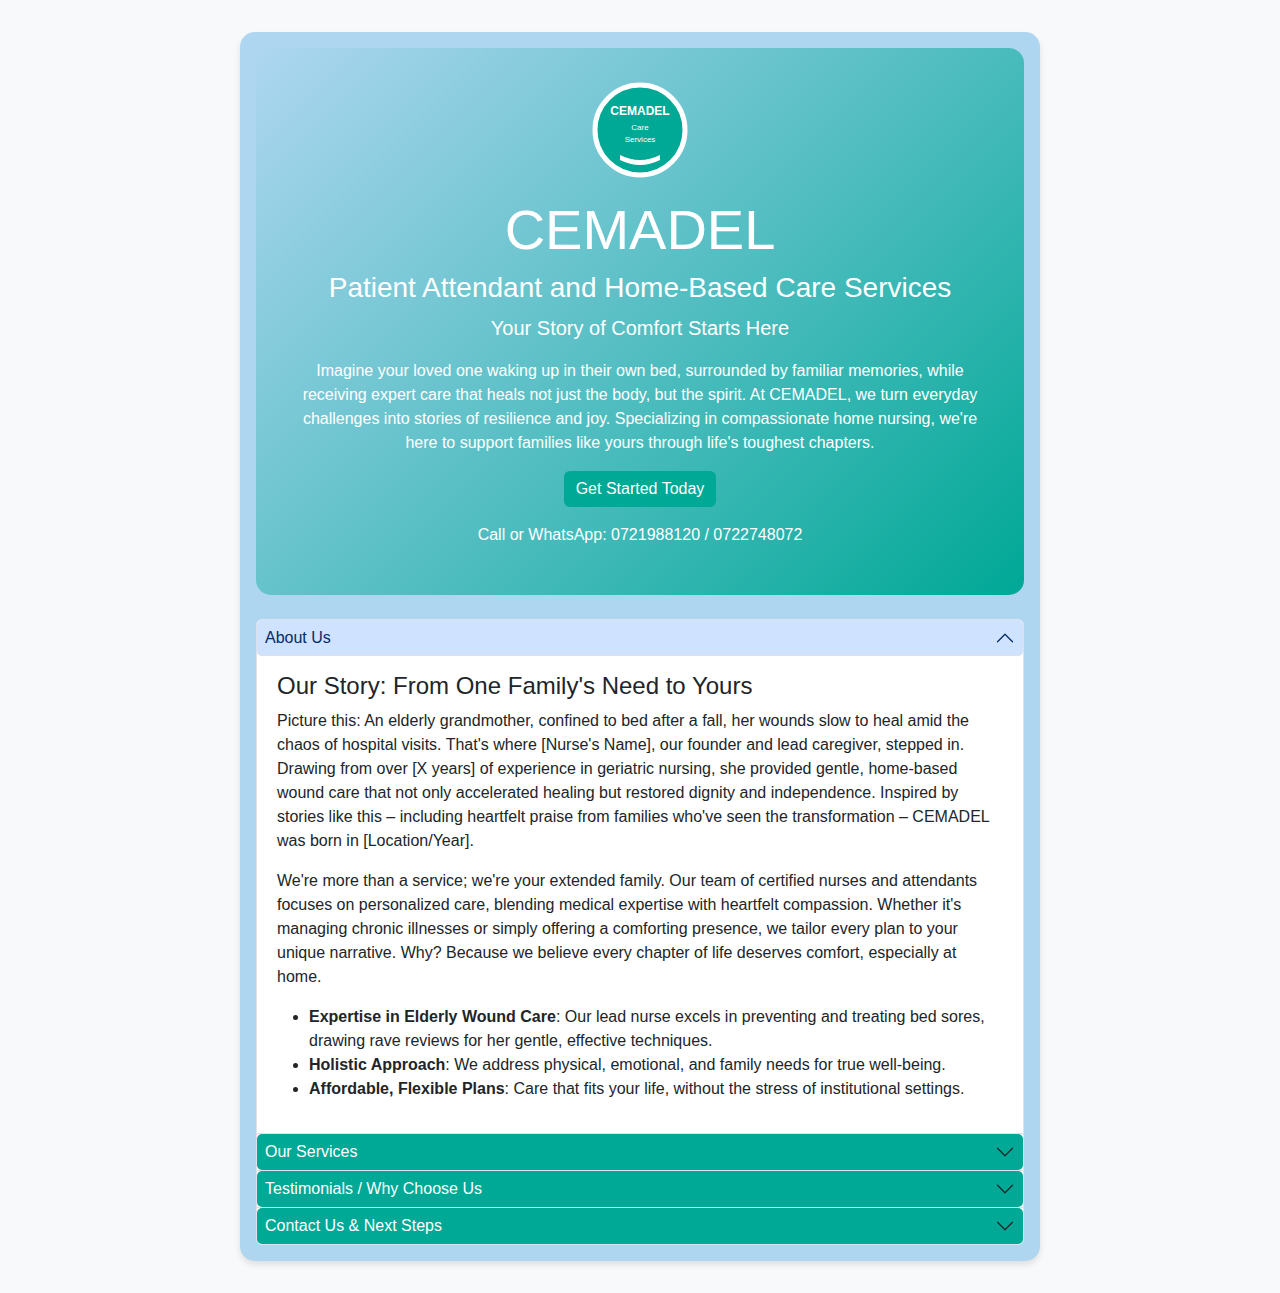
<file: index.html>
<!DOCTYPE html>
<html lang="en">
<head>
    <meta charset="UTF-8">
    <meta name="viewport" content="width=device-width, initial-scale=1.0">
    <title>CEMADEL Brochure Prototype</title>
    <link href="https://cdn.jsdelivr.net/npm/bootstrap@5.3.0/dist/css/bootstrap.min.css" rel="stylesheet">
    <link rel="stylesheet" href="styles.css">
</head>
<body>
    <div class="brochure-container">
        <!-- Front Cover -->
        <div class="text-center mb-4 hero-section">
            <img src="img/logo.svg" alt="CEMADEL Logo" class="mb-3" style="width: 100px; height: 100px;">
            <h1 class="display-4">CEMADEL</h1>
            <h3>Patient Attendant and Home-Based Care Services</h3>
            <p class="lead">Your Story of Comfort Starts Here</p>
            <p>Imagine your loved one waking up in their own bed, surrounded by familiar memories, while receiving expert care that heals not just the body, but the spirit. At CEMADEL, we turn everyday challenges into stories of resilience and joy. Specializing in compassionate home nursing, we're here to support families like yours through life's toughest chapters.</p>
            <button class="btn btn-primary btn-custom">Get Started Today</button>
            <p class="mt-3">Call or WhatsApp: 0721988120 / 0722748072</p>
        </div>

        <!-- About Us -->
        <div class="accordion" id="brochureAccordion">
            <div class="accordion-item">
                <h2 class="accordion-header" id="headingAbout">
                    <button class="accordion-button section-header" type="button" data-bs-toggle="collapse" data-bs-target="#collapseAbout">About Us</button>
                </h2>
                <div id="collapseAbout" class="accordion-collapse collapse show" aria-labelledby="headingAbout">
                    <div class="accordion-body">
                        <h4>Our Story: From One Family's Need to Yours</h4>
                        <p>Picture this: An elderly grandmother, confined to bed after a fall, her wounds slow to heal amid the chaos of hospital visits. That's where [Nurse's Name], our founder and lead caregiver, stepped in. Drawing from over [X years] of experience in geriatric nursing, she provided gentle, home-based wound care that not only accelerated healing but restored dignity and independence. Inspired by stories like this – including heartfelt praise from families who've seen the transformation – CEMADEL was born in [Location/Year].</p>
                        <p>We're more than a service; we're your extended family. Our team of certified nurses and attendants focuses on personalized care, blending medical expertise with heartfelt compassion. Whether it's managing chronic illnesses or simply offering a comforting presence, we tailor every plan to your unique narrative. Why? Because we believe every chapter of life deserves comfort, especially at home.</p>
                        <ul>
                            <li><strong>Expertise in Elderly Wound Care</strong>: Our lead nurse excels in preventing and treating bed sores, drawing rave reviews for her gentle, effective techniques.</li>
                            <li><strong>Holistic Approach</strong>: We address physical, emotional, and family needs for true well-being.</li>
                            <li><strong>Affordable, Flexible Plans</strong>: Care that fits your life, without the stress of institutional settings.</li>
                        </ul>
                    </div>
                </div>
            </div>

            <!-- Services -->
            <div class="accordion-item">
                <h2 class="accordion-header" id="headingServices">
                    <button class="accordion-button section-header collapsed" type="button" data-bs-toggle="collapse" data-bs-target="#collapseServices">Our Services</button>
                </h2>
                <div id="collapseServices" class="accordion-collapse collapse" aria-labelledby="headingServices">
                    <div class="accordion-body">
                        <h4>Turning Challenges into Triumphs: Our Comprehensive Services</h4>
                        <p>Every family has a story – a loved one battling illness, needing support to thrive at home. At CEMADEL, our services are designed to rewrite those stories with hope and healing. Here's how we help:</p>
                        <table class="table table-bordered">
                            <thead>
                                <tr><th>Service</th><th>Your Story with CEMADEL</th><th>Key Benefits</th></tr>
                            </thead>
                            <tbody>
                                <tr><td><img src="img/care-icon.svg" alt="Care Icon" class="service-icon">Home-Based Nursing Care for All Ages (Male & Female)</td><td>Sarah's grandfather struggled with daily tasks after surgery. Our nurses stepped in with round-the-clock support, from medication reminders to mobility aid, all in the warmth of home.</td><td>Regain independence, reduce hospital stays, and enjoy personalized attention that adapts to your routine – perfect for young or old.</td></tr>
                                <tr><td><img src="img/care-icon.svg" alt="Care Icon" class="service-icon">Palliative Care (Comfort Care for Chronic/Terminal Illness)</td><td>When Michael's mother faced a terminal diagnosis, our team provided pain relief and emotional guidance, turning difficult days into moments of peace and connection.</td><td>Enhance quality of life, offer dignity in every moment, and support families with counseling to navigate grief together.</td></tr>
                                <tr><td><img src="img/care-icon.svg" alt="Care Icon" class="service-icon">Wound Management (Including Bed Sores)</td><td>Grandma's persistent bed sores were a source of pain until [Nurse's Name] applied her specialized techniques – cleaning, dressing, and educating the family on prevention. Within weeks, healing began, and smiles returned.</td><td>Accelerate recovery, prevent infections, and minimize discomfort – our nurse's expertise has transformed countless elderly lives, as families like yours attest.</td></tr>
                                <tr><td><img src="img/care-icon.svg" alt="Care Icon" class="service-icon">Diabetes Education & Management</td><td>Lisa worried about her father's fluctuating blood sugar. We educated the family on monitoring and diet, empowering them to manage it confidently at home.</td><td>Prevent complications, build self-reliance, and promote long-term health through simple, sustainable habits.</td></tr>
                                <tr><td><img src="img/care-icon.svg" alt="Care Icon" class="service-icon">Patient Escort Service (To Hospitals & Doctors Reviews)</td><td>For busy families like Raj's, we handled transport and appointment companionship, ensuring no detail was missed and follow-ups were seamless.</td><td>Ease the burden, ensure safe transitions, and provide peace of mind knowing your loved one is never alone.</td></tr>
                                <tr><td><img src="img/care-icon.svg" alt="Care Icon" class="service-icon">Post-Operative Care</td><td>After knee surgery, Tom's recovery at home was smooth with our monitoring and rehab support, avoiding the isolation of a facility.</td><td>Speed up healing, reduce risks, and focus on comfort in familiar surroundings.</td></tr>
                                <tr><td><img src="img/care-icon.svg" alt="Care Icon" class="service-icon">Elderly Companionship</td><td>Lonely afternoons turned joyful for Aunt Maria with our engaging attendants, sharing stories and light activities.</td><td>Combat isolation, boost mental health, and foster meaningful connections.</td></tr>
                                <tr><td><img src="img/care-icon.svg" alt="Care Icon" class="service-icon">Physiotherapy Assistance</td><td>We partnered with physiotherapists for in-home sessions, helping patients like young athlete Priya rebuild strength post-injury.</td><td>Improve mobility, prevent setbacks, and achieve goals without leaving home.</td></tr>
                                <tr><td><img src="img/care-icon.svg" alt="Care Icon" class="service-icon">Nutritional Guidance</td><td>Customized meal plans helped diabetic elder Mr. Khan stabilize his health, with easy recipes the whole family enjoyed.</td><td>Optimize wellness, support specific conditions, and make healthy eating a family story.</td></tr>
                                <tr><td><img src="img/care-icon.svg" alt="Care Icon" class="service-icon">Emergency Response Training for Families</td><td>We equipped families with quick-response skills, turning potential crises into managed moments of calm.</td><td>Empower caregivers, enhance safety, and build confidence for unexpected situations.</td></tr>
                            </tbody>
                        </table>
                    </div>
                </div>
            </div>

            <!-- Testimonials -->
            <div class="accordion-item">
                <h2 class="accordion-header" id="headingTestimonials">
                    <button class="accordion-button section-header collapsed" type="button" data-bs-toggle="collapse" data-bs-target="#collapseTestimonials">Testimonials / Why Choose Us</button>
                </h2>
                <div id="collapseTestimonials" class="accordion-collapse collapse" aria-labelledby="headingTestimonials">
                    <div class="accordion-body">
                        <h4>Real Stories, Real Results: Hear from Families Like Yours</h4>
                        <div class="testimonial-card">
                            <img src="img/testimonial-placeholder.svg" alt="Testimonial" style="float: left; margin-right: 1rem; width: 60px; height: 60px;">
                            <p class="testimonial">"CEMADEL's nurse is a miracle worker with wounds! My grandma's bed sores healed so quickly, and the care was so gentle. It's like having family help." – [Your Grandma's Placeholder, e.g., Mrs. Patel's Family]</p>
                        </div>
                        <div class="testimonial-card">
                            <img src="img/testimonial-placeholder.svg" alt="Testimonial" style="float: left; margin-right: 1rem; width: 60px; height: 60px;">
                            <p class="testimonial">"In our darkest time with palliative care, CEMADEL brought light and comfort. They truly understand the emotional side." – The Johnson Family</p>
                        </div>
                        <div class="testimonial-card">
                            <img src="img/testimonial-placeholder.svg" alt="Testimonial" style="float: left; margin-right: 1rem; width: 60px; height: 60px;">
                            <p class="testimonial">"Affordable, reliable, and always there – their escort service saved us countless stressful trips." – Raj K.</p>
                        </div>
                        <h5>Why Families Choose CEMADEL</h5>
                        <ul>
                            <li>Proven expertise in elderly care, backed by [X+] satisfied clients.</li>
                            <li>24/7 availability for your peace of mind.</li>
                            <li>Compassionate team that treats you like family.</li>
                        </ul>
                    </div>
                </div>
            </div>

            <!-- Contact -->
            <div class="accordion-item">
                <h2 class="accordion-header" id="headingContact">
                    <button class="accordion-button section-header collapsed" type="button" data-bs-toggle="collapse" data-bs-target="#collapseContact">Contact Us & Next Steps</button>
                </h2>
                <div id="collapseContact" class="accordion-collapse collapse" aria-labelledby="headingContact">
                    <div class="accordion-body text-center">
                        <h4>Ready to Start Your Story of Care?</h4>
                        <p>We're here to listen and help craft a plan that's just right for you. Don't wait – small steps today lead to brighter tomorrows.</p>
                        <p><strong>Call or WhatsApp:</strong> 0721988120 / 0722748072<br>
                        <strong>Email:</strong> [info@cemadelcare.com] (Placeholder)<br>
                        <strong>Address:</strong> [Your Location, e.g., Nairobi, Kenya]<br>
                        <strong>Social:</strong> Follow @CEMADELcare on [Facebook/Instagram] for tips and stories.</p>
                        <p><em>Free Offer: Schedule a no-obligation needs assessment and get personalized advice on the spot.</em></p>
                        <p>Let's make your loved one's care story one of comfort and joy. Contact us now!</p>
                    </div>
                </div>
            </div>
        </div>
    </div>

    <script src="https://cdn.jsdelivr.net/npm/bootstrap@5.3.0/dist/js/bootstrap.bundle.min.js"></script>
    <script src="script.js"></script>
</body>
</html>
</file>
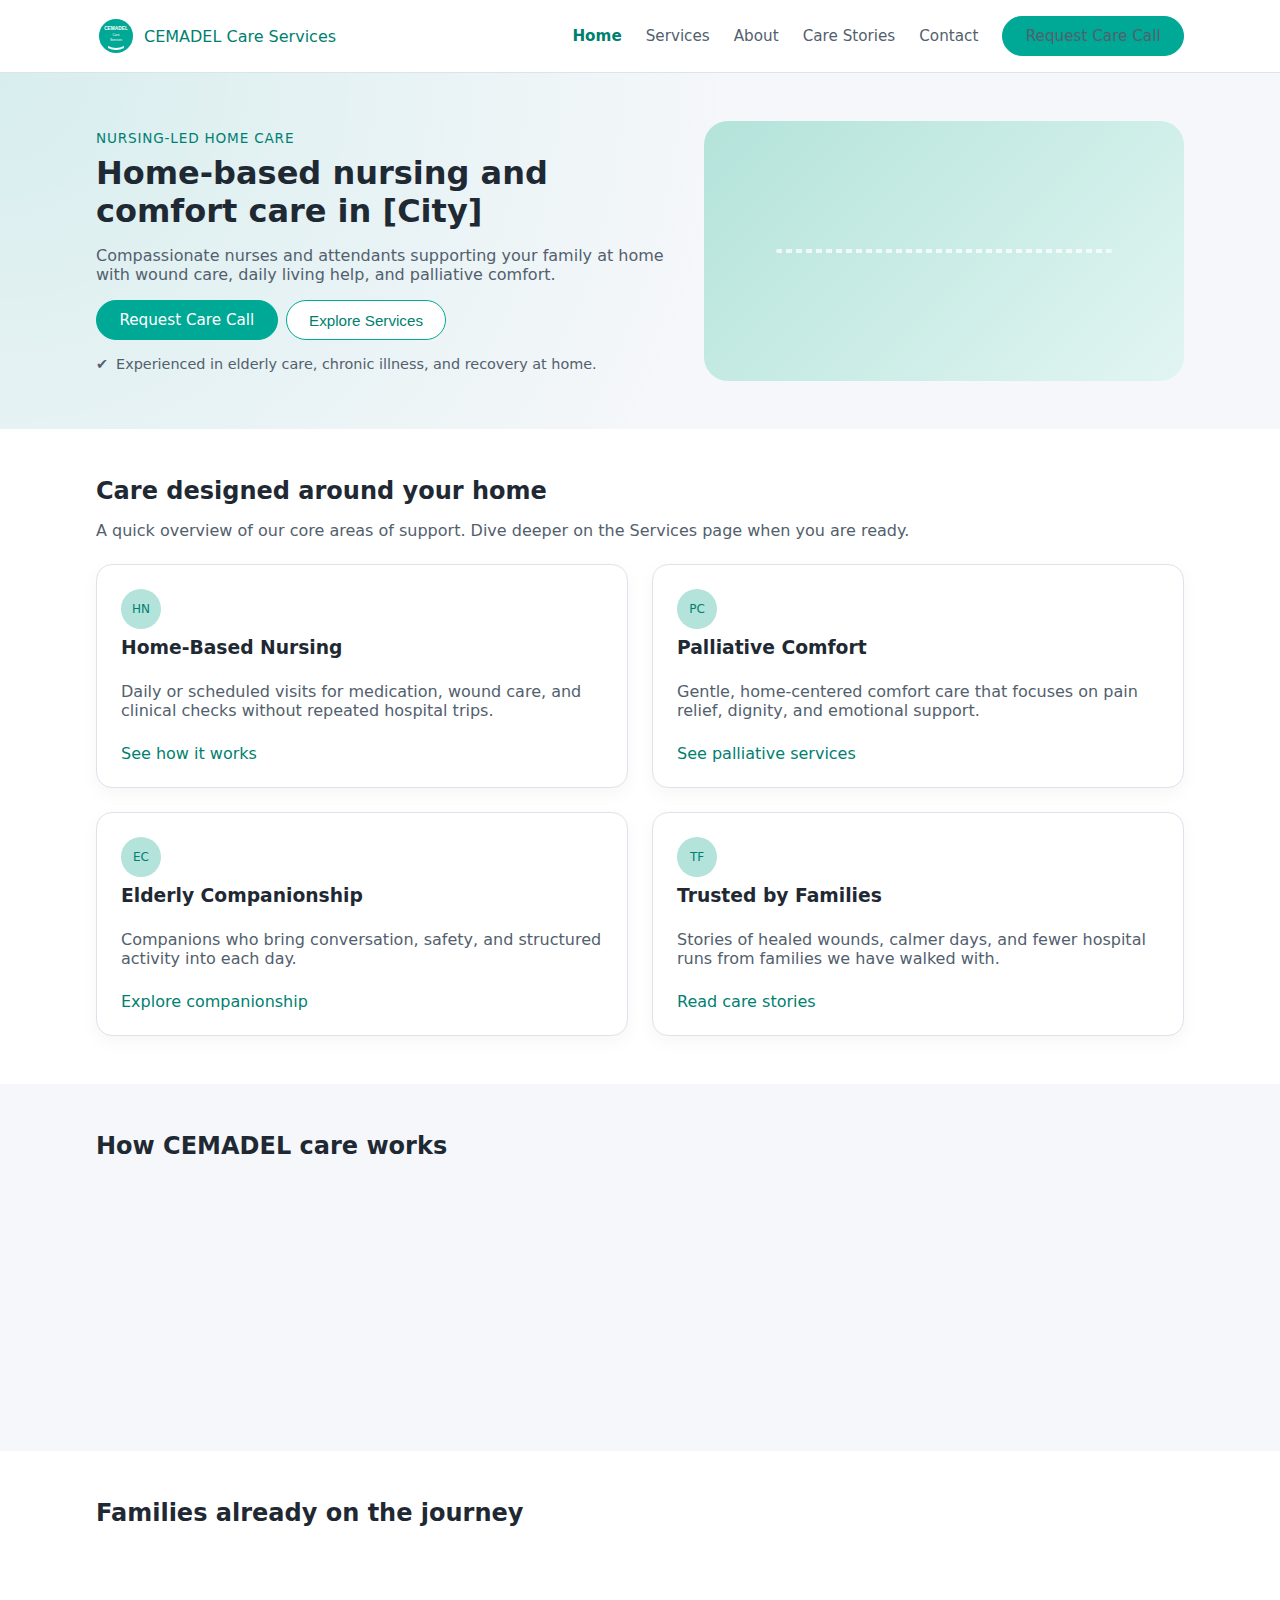
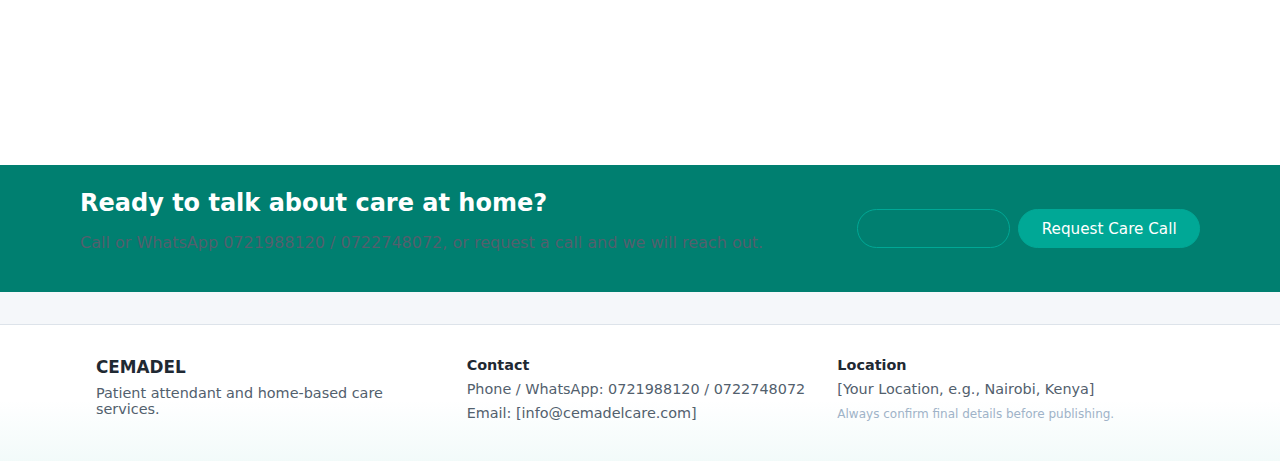
<file: pages/index.html>
<!DOCTYPE html>
<html lang="en">
  <head>
    <meta charset="UTF-8" />
    <meta name="viewport" content="width=device-width, initial-scale=1.0" />
    <title>CEMADEL – Home-Based Nursing & Comfort Care</title>
    <link rel="stylesheet" href="../css/base.css" />
    <link rel="stylesheet" href="../css/layout.css" />
    <link rel="stylesheet" href="../css/components.css" />
    <link rel="stylesheet" href="../css/pages-home.css" />
  </head>
  <body class="page">
    <header class="site-header">
      <div class="shell site-header-inner">
        <a href="index.html" class="site-logo">
          <img src="../img/logo.svg" alt="CEMADEL logo" />
          <span>CEMADEL Care Services</span>
        </a>
        <button
          class="site-nav-toggle"
          type="button"
          aria-label="Toggle navigation"
          aria-expanded="false"
        >
          <span class="site-nav-toggle-bar"></span>
        </button>
        <nav class="site-nav" aria-label="Main navigation">
          <a href="index.html" aria-current="page">Home</a>
          <a href="services.html">Services</a>
          <a href="about.html">About</a>
          <a href="care-stories.html">Care Stories</a>
          <a href="contact.html">Contact</a>
          <a href="contact.html" class="btn btn-primary">Request Care Call</a>
        </nav>
      </div>
    </header>

    <main class="page-main">
      <section class="hero">
        <div class="shell hero-inner">
          <div data-reveal>
            <div class="home-hero-kicker">Nursing-led home care</div>
            <h1>Home-based nursing and comfort care in [City]</h1>
            <p>
              Compassionate nurses and attendants supporting your family at home
              with wound care, daily living help, and palliative comfort.
            </p>
            <div class="hero-actions">
              <a href="contact.html" class="btn btn-primary">
                Request Care Call
              </a>
              <button class="btn btn-secondary" data-scroll-target="home-services">
                Explore Services
              </button>
            </div>
            <div class="hero-reassure">
              <span>✔</span>
              <span>Experienced in elderly care, chronic illness, and recovery at home.</span>
            </div>
          </div>
          <div class="hero-visual" data-reveal>
            <div class="hero-visual-placeholder" aria-hidden="true"></div>
          </div>
        </div>
      </section>

      <section id="home-services" class="section section-alt">
        <div class="shell">
          <header class="section-heading">
            <h2>Care designed around your home</h2>
            <p>
              A quick overview of our core areas of support. Dive deeper on the
              Services page when you are ready.
            </p>
          </header>
          <div class="bento-grid">
            <article class="card card-bento" data-reveal>
              <div class="bento-icon-circle">HN</div>
              <h3>Home-Based Nursing</h3>
              <p>
                Daily or scheduled visits for medication, wound care, and clinical checks
                without repeated hospital trips.
              </p>
              <a href="services.html">See how it works</a>
            </article>
            <article class="card card-bento" data-reveal>
              <div class="bento-icon-circle">PC</div>
              <h3>Palliative Comfort</h3>
              <p>
                Gentle, home-centered comfort care that focuses on pain relief, dignity,
                and emotional support.
              </p>
              <a href="services.html">See palliative services</a>
            </article>
            <article class="card card-bento" data-reveal>
              <div class="bento-icon-circle">EC</div>
              <h3>Elderly Companionship</h3>
              <p>
                Companions who bring conversation, safety, and structured activity into each day.
              </p>
              <a href="services.html">Explore companionship</a>
            </article>
            <article class="card card-bento" data-reveal>
              <div class="bento-icon-circle">TF</div>
              <h3>Trusted by Families</h3>
              <p>
                Stories of healed wounds, calmer days, and fewer hospital runs from families
                we have walked with.
              </p>
              <a href="care-stories.html">Read care stories</a>
            </article>
          </div>
        </div>
      </section>

      <section class="section">
        <div class="shell">
          <header class="section-heading">
            <h2>How CEMADEL care works</h2>
          </header>
          <div class="how-steps">
            <article class="card" data-reveal>
              <div class="how-step-number">1</div>
              <h3>Talk to a nurse</h3>
              <p>
                Share your loved one’s situation, current diagnosis, and the kind of support
                your family needs at home.
              </p>
            </article>
            <article class="card" data-reveal>
              <div class="how-step-number">2</div>
              <h3>We shape a care plan</h3>
              <p>
                Together we agree on visit frequency, tasks, and priorities – always centered
                on comfort and safety.
              </p>
            </article>
            <article class="card" data-reveal>
              <div class="how-step-number">3</div>
              <h3>Care begins at home</h3>
              <p>
                Our attendants and nurses start visits, keep you updated, and adjust the plan
                as your story evolves.
              </p>
            </article>
          </div>
        </div>
      </section>

      <section class="section section-alt">
        <div class="shell">
          <header class="section-heading">
            <h2>Families already on the journey</h2>
          </header>
          <div class="home-mini-stories">
            <article class="card home-mini-story-card" data-reveal>
              <p>
                “Grandma’s bed sores finally began to heal once care moved home.
                Gentle, patient, and always on time.”
              </p>
              <p><strong>Elderly wound care</strong></p>
            </article>
            <article class="card home-mini-story-card" data-reveal>
              <p>
                “Palliative days became calmer for everyone. We could be a family again,
                not just caregivers.”
              </p>
              <p><strong>Palliative support</strong></p>
            </article>
            <article class="card home-mini-story-card" data-reveal>
              <p>
                “Escort and review visits meant Dad never faced hospital corridors alone.”
              </p>
              <p><strong>Escort service</strong></p>
            </article>
          </div>
        </div>
      </section>
    </main>

    <section class="cta-strip">
      <div class="cta-strip-inner">
        <div>
          <h2>Ready to talk about care at home?</h2>
          <p>
            Call or WhatsApp 0721988120 / 0722748072, or request a call and we will
            reach out.
          </p>
        </div>
        <div class="cta-strip-actions">
          <a href="tel:0721988120" class="btn btn-secondary">Call CEMADEL</a>
          <a href="contact.html" class="btn btn-primary">Request Care Call</a>
        </div>
      </div>
    </section>

    <footer class="site-footer">
      <div class="shell site-footer-inner">
        <div>
          <h3>CEMADEL</h3>
          <p>Patient attendant and home-based care services.</p>
        </div>
        <div>
          <h4>Contact</h4>
          <p>Phone / WhatsApp: 0721988120 / 0722748072</p>
          <p>Email: [info@cemadelcare.com]</p>
        </div>
        <div>
          <h4>Location</h4>
          <p>[Your Location, e.g., Nairobi, Kenya]</p>
          <small>Always confirm final details before publishing.</small>
        </div>
      </div>
    </footer>

    <script src="../js/main.js"></script>
  </body>
  </html>
</file>
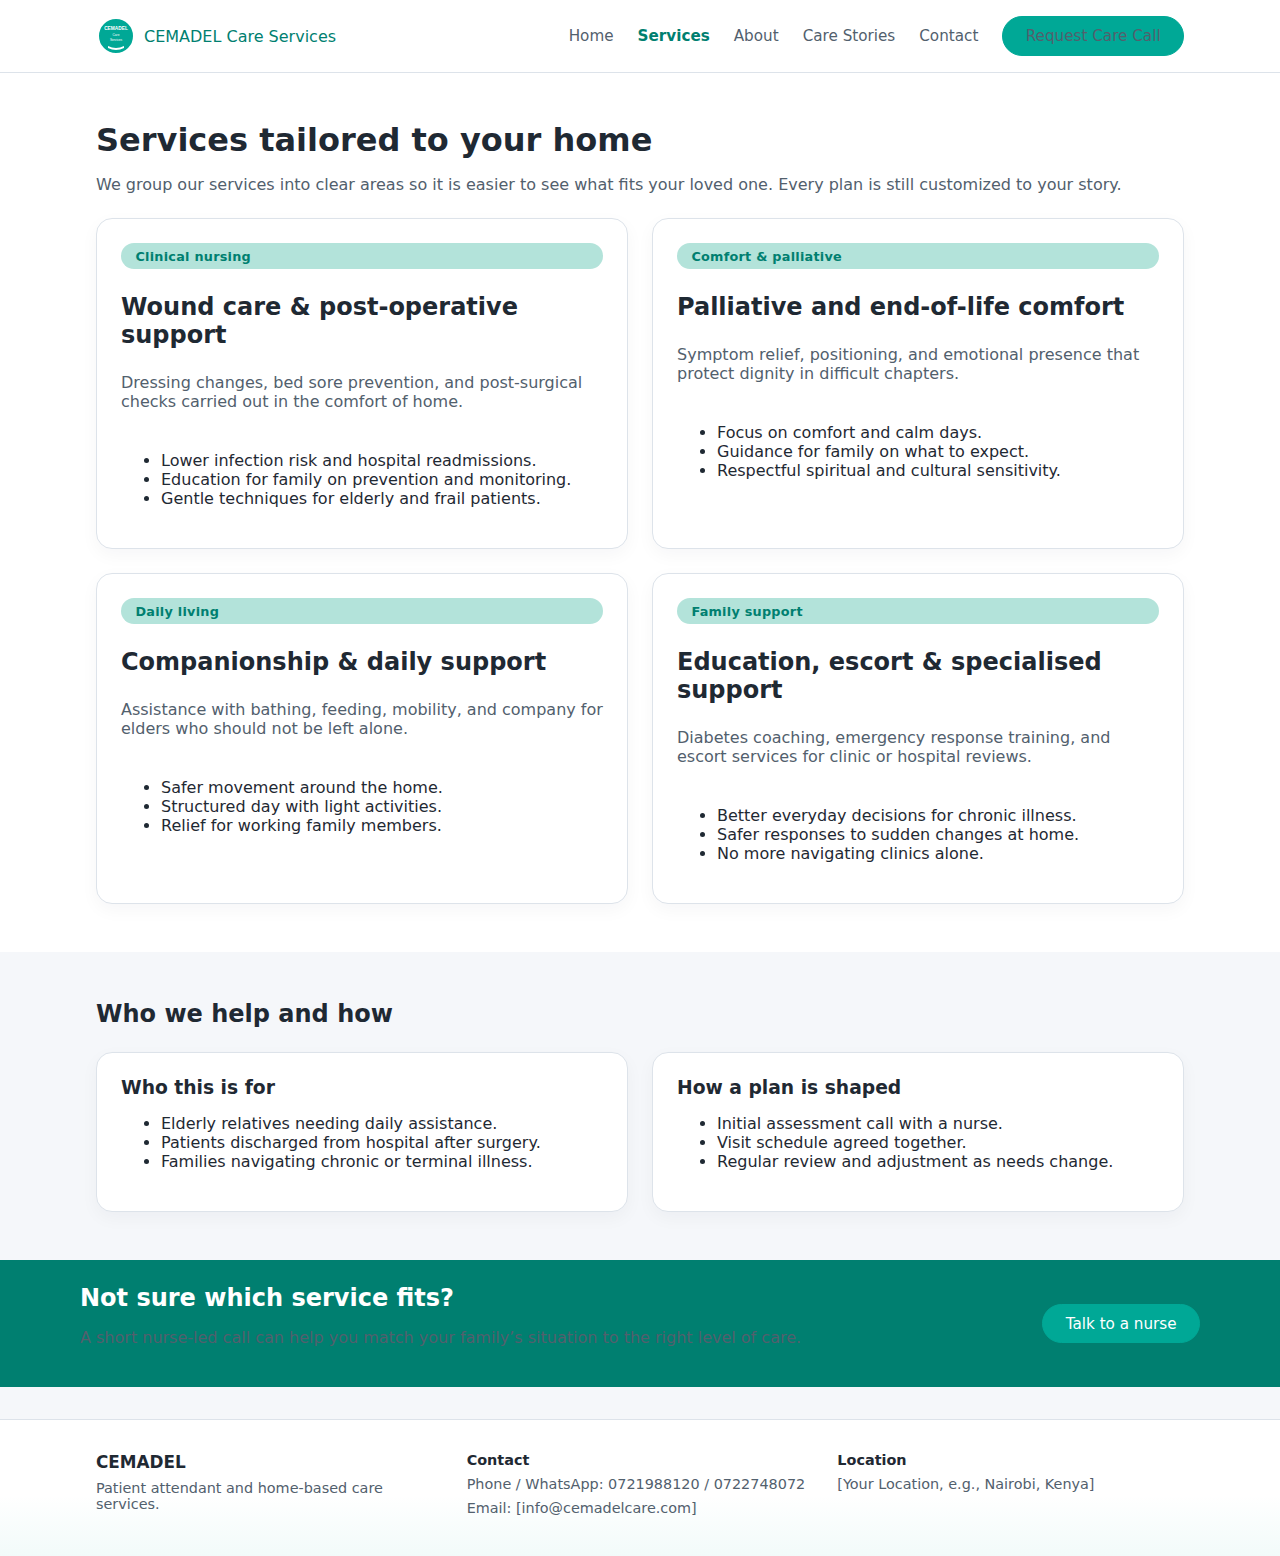
<file: services.html>
<!DOCTYPE html>
<html lang="en">
  <head>
    <meta charset="UTF-8" />
    <meta name="viewport" content="width=device-width, initial-scale=1.0" />
    <title>CEMADEL Services – Care Tailored to Your Home</title>
    <link rel="stylesheet" href="css/base.css" />
    <link rel="stylesheet" href="css/layout.css" />
    <link rel="stylesheet" href="css/components.css" />
  </head>
  <body class="page">
    <header class="site-header">
      <div class="shell site-header-inner">
        <a href="index.html" class="site-logo">
          <img src="img/logo.svg" alt="CEMADEL logo" />
          <span>CEMADEL Care Services</span>
        </a>
        <nav class="site-nav" aria-label="Main navigation">
          <a href="index.html">Home</a>
          <a href="services.html" aria-current="page">Services</a>
          <a href="about.html">About</a>
          <a href="care-stories.html">Care Stories</a>
          <a href="contact.html">Contact</a>
          <a href="contact.html" class="btn btn-primary">Request Care Call</a>
        </nav>
      </div>
    </header>

    <main class="page-main">
      <section class="section section-alt">
        <div class="shell">
          <header class="section-heading">
            <h1>Services tailored to your home</h1>
            <p>
              We group our services into clear areas so it is easier to see what
              fits your loved one. Every plan is still customized to your story.
            </p>
          </header>

          <div class="bento-grid">
            <article class="card card-bento" data-reveal>
              <span class="badge service-pill">
                <span class="service-pill-label">Clinical nursing</span>
              </span>
              <h2>Wound care & post-operative support</h2>
              <p>
                Dressing changes, bed sore prevention, and post-surgical checks
                carried out in the comfort of home.
              </p>
              <ul>
                <li>Lower infection risk and hospital readmissions.</li>
                <li>Education for family on prevention and monitoring.</li>
                <li>Gentle techniques for elderly and frail patients.</li>
              </ul>
            </article>

            <article class="card card-bento" data-reveal>
              <span class="badge service-pill">
                <span class="service-pill-label">Comfort &amp; palliative</span>
              </span>
              <h2>Palliative and end-of-life comfort</h2>
              <p>
                Symptom relief, positioning, and emotional presence that protect
                dignity in difficult chapters.
              </p>
              <ul>
                <li>Focus on comfort and calm days.</li>
                <li>Guidance for family on what to expect.</li>
                <li>Respectful spiritual and cultural sensitivity.</li>
              </ul>
            </article>

            <article class="card card-bento" data-reveal>
              <span class="badge service-pill">
                <span class="service-pill-label">Daily living</span>
              </span>
              <h2>Companionship & daily support</h2>
              <p>
                Assistance with bathing, feeding, mobility, and company for
                elders who should not be left alone.
              </p>
              <ul>
                <li>Safer movement around the home.</li>
                <li>Structured day with light activities.</li>
                <li>Relief for working family members.</li>
              </ul>
            </article>

            <article class="card card-bento" data-reveal>
              <span class="badge service-pill">
                <span class="service-pill-label">Family support</span>
              </span>
              <h2>Education, escort & specialised support</h2>
              <p>
                Diabetes coaching, emergency response training, and escort
                services for clinic or hospital reviews.
              </p>
              <ul>
                <li>Better everyday decisions for chronic illness.</li>
                <li>Safer responses to sudden changes at home.</li>
                <li>No more navigating clinics alone.</li>
              </ul>
            </article>
          </div>
        </div>
      </section>

      <section class="section">
        <div class="shell">
          <header class="section-heading">
            <h2>Who we help and how</h2>
          </header>
          <div class="grid-2">
            <article class="card" data-reveal>
              <h3>Who this is for</h3>
              <ul>
                <li>Elderly relatives needing daily assistance.</li>
                <li>Patients discharged from hospital after surgery.</li>
                <li>Families navigating chronic or terminal illness.</li>
              </ul>
            </article>
            <article class="card" data-reveal>
              <h3>How a plan is shaped</h3>
              <ul>
                <li>Initial assessment call with a nurse.</li>
                <li>Visit schedule agreed together.</li>
                <li>Regular review and adjustment as needs change.</li>
              </ul>
            </article>
          </div>
        </div>
      </section>
    </main>

    <section class="cta-strip">
      <div class="cta-strip-inner">
        <div>
          <h2>Not sure which service fits?</h2>
          <p>
            A short nurse-led call can help you match your family’s situation to
            the right level of care.
          </p>
        </div>
        <div class="cta-strip-actions">
          <a href="contact.html" class="btn btn-primary">Talk to a nurse</a>
        </div>
      </div>
    </section>

    <footer class="site-footer">
      <div class="shell site-footer-inner">
        <div>
          <h3>CEMADEL</h3>
          <p>Patient attendant and home-based care services.</p>
        </div>
        <div>
          <h4>Contact</h4>
          <p>Phone / WhatsApp: 0721988120 / 0722748072</p>
          <p>Email: [info@cemadelcare.com]</p>
        </div>
        <div>
          <h4>Location</h4>
          <p>[Your Location, e.g., Nairobi, Kenya]</p>
        </div>
      </div>
    </footer>

    <script src="js/main.js"></script>
  </body>
  </html>
</file>
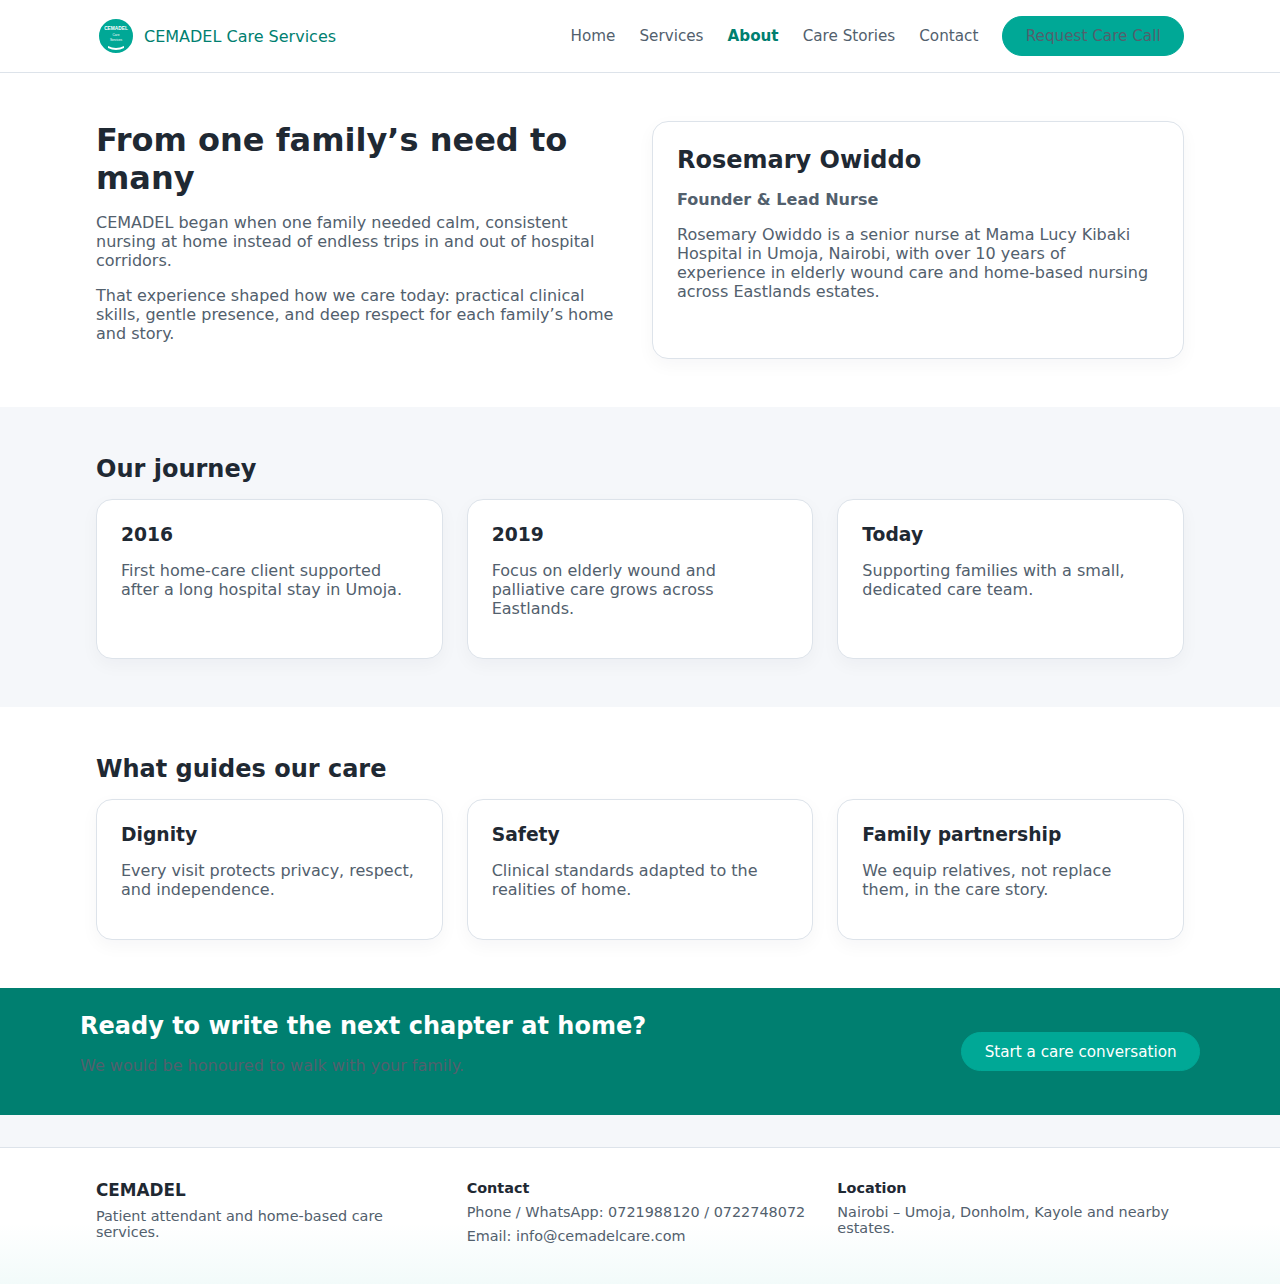
<file: pages/about.html>
<!DOCTYPE html>
<html lang="en">
  <head>
    <meta charset="UTF-8" />
    <meta name="viewport" content="width=device-width, initial-scale=1.0" />
    <title>About CEMADEL – Our Story & Values</title>
    <link rel="stylesheet" href="../css/base.css" />
    <link rel="stylesheet" href="../css/layout.css" />
    <link rel="stylesheet" href="../css/components.css" />
  </head>
  <body class="page">
    <header class="site-header">
      <div class="shell site-header-inner">
        <a href="index.html" class="site-logo">
          <img src="../img/logo.svg" alt="CEMADEL logo" />
          <span>CEMADEL Care Services</span>
        </a>
        <button
          class="site-nav-toggle"
          type="button"
          aria-label="Toggle navigation"
          aria-expanded="false"
        >
          <span class="site-nav-toggle-bar"></span>
        </button>
        <nav class="site-nav" aria-label="Main navigation">
          <a href="index.html">Home</a>
          <a href="services.html">Services</a>
          <a href="about.html" aria-current="page">About</a>
          <a href="care-stories.html">Care Stories</a>
          <a href="contact.html">Contact</a>
          <a href="contact.html" class="btn btn-primary">Request Care Call</a>
        </nav>
      </div>
    </header>

    <main class="page-main">
      <section class="section section-alt">
        <div class="shell grid-2">
          <div data-reveal>
            <h1>From one family’s need to many</h1>
            <p>
              CEMADEL began when one family needed calm, consistent nursing at
              home instead of endless trips in and out of hospital corridors.
            </p>
            <p>
              That experience shaped how we care today: practical clinical
              skills, gentle presence, and deep respect for each family’s home
              and story.
            </p>
          </div>
          <aside class="card" data-reveal>
            <h2>Rosemary Owiddo</h2>
            <p><strong>Founder &amp; Lead Nurse</strong></p>
            <p>
              Rosemary Owiddo is a senior nurse at Mama Lucy Kibaki Hospital in Umoja,
              Nairobi, with over 10 years of experience in elderly wound care and
              home-based nursing across Eastlands estates.
            </p>
          </aside>
        </div>
      </section>

      <section class="section">
        <div class="shell">
          <h2>Our journey</h2>
          <div class="grid-3">
            <article class="card" data-reveal>
              <h3>2016</h3>
              <p>First home-care client supported after a long hospital stay in Umoja.</p>
            </article>
            <article class="card" data-reveal>
              <h3>2019</h3>
              <p>Focus on elderly wound and palliative care grows across Eastlands.</p>
            </article>
            <article class="card" data-reveal>
              <h3>Today</h3>
              <p>Supporting families with a small, dedicated care team.</p>
            </article>
          </div>
        </div>
      </section>

      <section class="section section-alt">
        <div class="shell">
          <h2>What guides our care</h2>
          <div class="grid-3">
            <article class="card" data-reveal>
              <h3>Dignity</h3>
              <p>Every visit protects privacy, respect, and independence.</p>
            </article>
            <article class="card" data-reveal>
              <h3>Safety</h3>
              <p>Clinical standards adapted to the realities of home.</p>
            </article>
            <article class="card" data-reveal>
              <h3>Family partnership</h3>
              <p>We equip relatives, not replace them, in the care story.</p>
            </article>
          </div>
        </div>
      </section>
    </main>

    <section class="cta-strip">
      <div class="cta-strip-inner">
        <div>
          <h2>Ready to write the next chapter at home?</h2>
          <p>We would be honoured to walk with your family.</p>
        </div>
        <div class="cta-strip-actions">
          <a href="contact.html" class="btn btn-primary">Start a care conversation</a>
        </div>
      </div>
    </section>

    <footer class="site-footer">
      <div class="shell site-footer-inner">
        <div>
          <h3>CEMADEL</h3>
          <p>Patient attendant and home-based care services.</p>
        </div>
        <div>
          <h4>Contact</h4>
          <p>Phone / WhatsApp: 0721988120 / 0722748072</p>
          <p>Email: info@cemadelcare.com</p>
        </div>
        <div>
          <h4>Location</h4>
          <p>Nairobi – Umoja, Donholm, Kayole and nearby estates.</p>
        </div>
      </div>
    </footer>

    <script src="../js/main.js"></script>
  </body>
  </html>
</file>
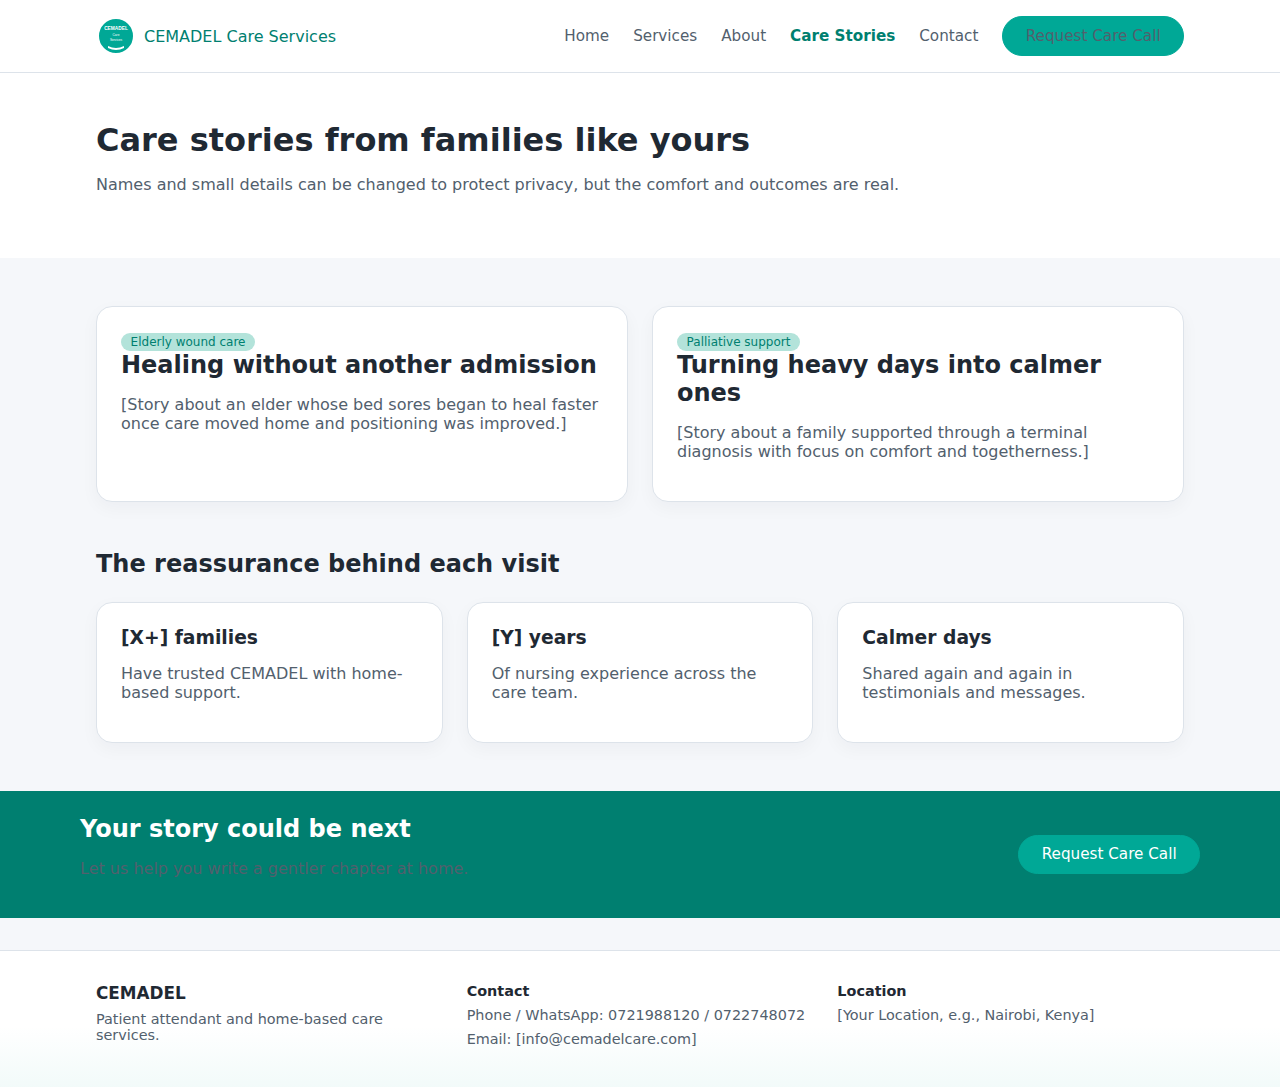
<file: pages/care-stories.html>
<!DOCTYPE html>
<html lang="en">
  <head>
    <meta charset="UTF-8" />
    <meta name="viewport" content="width=device-width, initial-scale=1.0" />
    <title>CEMADEL Care Stories – Real Family Journeys</title>
    <link rel="stylesheet" href="../css/base.css" />
    <link rel="stylesheet" href="../css/layout.css" />
    <link rel="stylesheet" href="../css/components.css" />
  </head>
  <body class="page">
    <header class="site-header">
      <div class="shell site-header-inner">
        <a href="index.html" class="site-logo">
          <img src="../img/logo.svg" alt="CEMADEL logo" />
          <span>CEMADEL Care Services</span>
        </a>
        <nav class="site-nav" aria-label="Main navigation">
          <a href="index.html">Home</a>
          <a href="services.html">Services</a>
          <a href="about.html">About</a>
          <a href="care-stories.html" aria-current="page">Care Stories</a>
          <a href="contact.html">Contact</a>
          <a href="contact.html" class="btn btn-primary">Request Care Call</a>
        </nav>
      </div>
    </header>

    <main class="page-main">
      <section class="section section-alt">
        <div class="shell">
          <h1>Care stories from families like yours</h1>
          <p>
            Names and small details can be changed to protect privacy, but the
            comfort and outcomes are real.
          </p>
        </div>
      </section>

      <section class="section">
        <div class="shell">
          <div class="grid-2">
            <article class="card" data-reveal>
              <span class="badge">Elderly wound care</span>
              <h2>Healing without another admission</h2>
              <p>
                [Story about an elder whose bed sores began to heal faster once
                care moved home and positioning was improved.]
              </p>
            </article>
            <article class="card" data-reveal>
              <span class="badge">Palliative support</span>
              <h2>Turning heavy days into calmer ones</h2>
              <p>
                [Story about a family supported through a terminal diagnosis
                with focus on comfort and togetherness.]
              </p>
            </article>
          </div>

          <div class="section-heading" style="margin-top: var(--space-xxl)">
            <h2>The reassurance behind each visit</h2>
          </div>
          <div class="grid-3">
            <article class="card" data-reveal>
              <h3>[X+] families</h3>
              <p>Have trusted CEMADEL with home-based support.</p>
            </article>
            <article class="card" data-reveal>
              <h3>[Y] years</h3>
              <p>Of nursing experience across the care team.</p>
            </article>
            <article class="card" data-reveal>
              <h3>Calmer days</h3>
              <p>Shared again and again in testimonials and messages.</p>
            </article>
          </div>
        </div>
      </section>
    </main>

    <section class="cta-strip">
      <div class="cta-strip-inner">
        <div>
          <h2>Your story could be next</h2>
          <p>Let us help you write a gentler chapter at home.</p>
        </div>
        <div class="cta-strip-actions">
          <a href="contact.html" class="btn btn-primary">Request Care Call</a>
        </div>
      </div>
    </section>

    <footer class="site-footer">
      <div class="shell site-footer-inner">
        <div>
          <h3>CEMADEL</h3>
          <p>Patient attendant and home-based care services.</p>
        </div>
        <div>
          <h4>Contact</h4>
          <p>Phone / WhatsApp: 0721988120 / 0722748072</p>
          <p>Email: [info@cemadelcare.com]</p>
        </div>
        <div>
          <h4>Location</h4>
          <p>[Your Location, e.g., Nairobi, Kenya]</p>
        </div>
      </div>
    </footer>

    <script src="../js/main.js"></script>
  </body>
  </html>
</file>
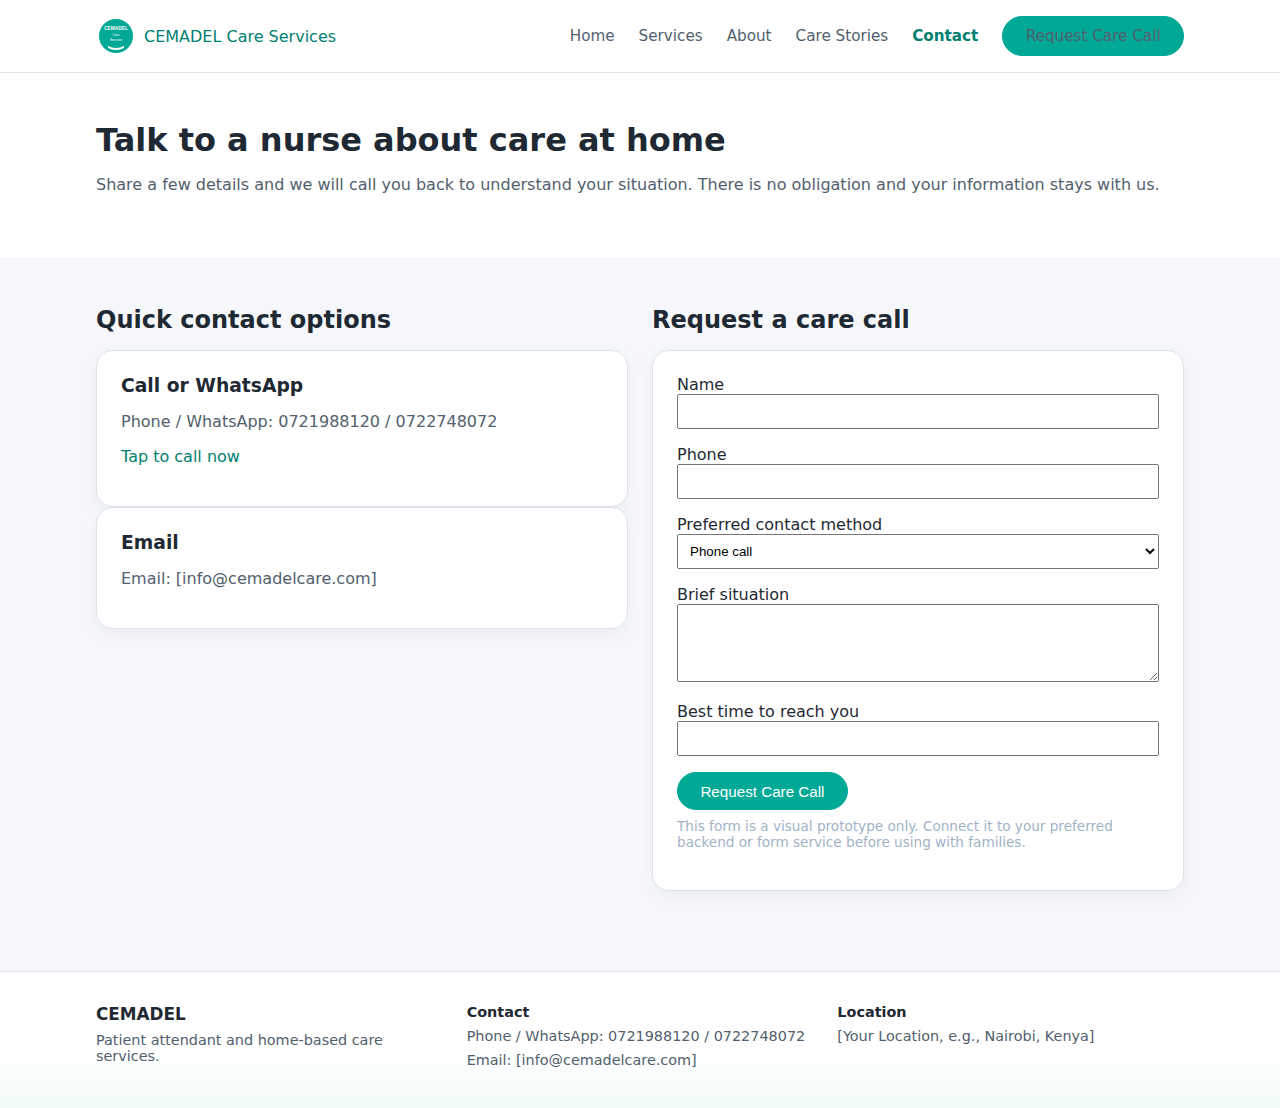
<file: pages/contact.html>
<!DOCTYPE html>
<html lang="en">
  <head>
    <meta charset="UTF-8" />
    <meta name="viewport" content="width=device-width, initial-scale=1.0" />
    <title>Contact CEMADEL – Request a Care Call</title>
    <link rel="stylesheet" href="../css/base.css" />
    <link rel="stylesheet" href="../css/layout.css" />
    <link rel="stylesheet" href="../css/components.css" />
  </head>
  <body class="page">
    <header class="site-header">
      <div class="shell site-header-inner">
        <a href="index.html" class="site-logo">
          <img src="../img/logo.svg" alt="CEMADEL logo" />
          <span>CEMADEL Care Services</span>
        </a>
        <button
          class="site-nav-toggle"
          type="button"
          aria-label="Toggle navigation"
          aria-expanded="false"
        >
          <span class="site-nav-toggle-bar"></span>
        </button>
        <nav class="site-nav" aria-label="Main navigation">
          <a href="index.html">Home</a>
          <a href="services.html">Services</a>
          <a href="about.html">About</a>
          <a href="care-stories.html">Care Stories</a>
          <a href="contact.html" aria-current="page">Contact</a>
          <a href="contact.html" class="btn btn-primary">Request Care Call</a>
        </nav>
      </div>
    </header>

    <main class="page-main">
      <section class="section section-alt">
        <div class="shell">
          <h1>Talk to a nurse about care at home</h1>
          <p>
            Share a few details and we will call you back to understand your
            situation. There is no obligation and your information stays with
            us.
          </p>
        </div>
      </section>

      <section class="section">
        <div class="shell grid-2">
          <div>
            <h2>Quick contact options</h2>
            <div class="card" data-reveal>
              <h3>Call or WhatsApp</h3>
              <p>Phone / WhatsApp: 0721988120 / 0722748072</p>
              <p><a href="tel:0721988120">Tap to call now</a></p>
            </div>
            <div class="card" data-reveal>
              <h3>Email</h3>
              <p>Email: [info@cemadelcare.com]</p>
            </div>
          </div>
          <div>
            <h2>Request a care call</h2>
            <form class="card" data-reveal>
              <div style="margin-bottom: var(--space-m)">
                <label for="name">Name</label><br />
                <input id="name" name="name" type="text" style="width: 100%; padding: 0.5rem" />
              </div>
              <div style="margin-bottom: var(--space-m)">
                <label for="phone">Phone</label><br />
                <input id="phone" name="phone" type="tel" style="width: 100%; padding: 0.5rem" />
              </div>
              <div style="margin-bottom: var(--space-m)">
                <label for="preferred">Preferred contact method</label><br />
                <select id="preferred" name="preferred" style="width: 100%; padding: 0.5rem">
                  <option>Phone call</option>
                  <option>WhatsApp</option>
                </select>
              </div>
              <div style="margin-bottom: var(--space-m)">
                <label for="situation">Brief situation</label><br />
                <textarea id="situation" name="situation" rows="4" style="width: 100%; padding: 0.5rem"></textarea>
              </div>
              <div style="margin-bottom: var(--space-m)">
                <label for="time">Best time to reach you</label><br />
                <input id="time" name="time" type="text" style="width: 100%; padding: 0.5rem" />
              </div>
              <button type="submit" class="btn btn-primary">Request Care Call</button>
              <p style="margin-top: var(--space-s); font-size: 0.85rem; color: var(--color-text-muted)">
                This form is a visual prototype only. Connect it to your preferred backend or form service before using with families.
              </p>
            </form>
          </div>
        </div>
      </section>
    </main>

    <footer class="site-footer">
      <div class="shell site-footer-inner">
        <div>
          <h3>CEMADEL</h3>
          <p>Patient attendant and home-based care services.</p>
        </div>
        <div>
          <h4>Contact</h4>
          <p>Phone / WhatsApp: 0721988120 / 0722748072</p>
          <p>Email: [info@cemadelcare.com]</p>
        </div>
        <div>
          <h4>Location</h4>
          <p>[Your Location, e.g., Nairobi, Kenya]</p>
        </div>
      </div>
    </footer>

    <script src="../js/main.js"></script>
  </body>
  </html>
</file>
<file: styles.css>
/* CEMADEL Brochure Styles */
body {
    background-color: #f8f9fa;
    font-family: 'Roboto', sans-serif;
}

.brochure-container {
    max-width: 800px;
    margin: 2rem auto;
    padding: 1rem;
    background: #AED6F1;
    border-radius: 15px;
    box-shadow: 0 4px 6px rgba(0, 0, 0, 0.1);
}

.section-header {
    background: #00A896;
    color: white;
    padding: 0.5rem;
    border-radius: 5px;
}

.testimonial {
    font-style: italic;
    border-left: 4px solid #00A896;
    padding-left: 1rem;
    margin: 1rem 0;
}

table {
    width: 100%;
    border-collapse: collapse;
}

th, td {
    border: 1px solid #ddd;
    padding: 0.5rem;
    text-align: left;
}

th {
    background: #00A896;
    color: white;
}

/* Additional styles for visual appeal */
.hero-section {
    background: linear-gradient(135deg, #AED6F1 0%, #00A896 100%);
    color: white;
    padding: 2rem;
    border-radius: 15px;
    margin-bottom: 2rem;
}

.service-icon {
    width: 50px;
    height: 50px;
    margin-right: 1rem;
}

.testimonial-card {
    background: white;
    padding: 1rem;
    border-radius: 10px;
    margin: 1rem 0;
    box-shadow: 0 2px 4px rgba(0, 0, 0, 0.1);
}

.btn-custom {
    background: #00A896;
    border: none;
    transition: background 0.3s ease;
}

.btn-custom:hover {
    background: #028a7a;
}
</file>
<file: css/base.css>
:root {
  --color-bg-body: #f5f7fa;
  --color-bg-surface: #ffffff;
  --color-border-subtle: #dde3ea;

  --color-brand: #00a896;
  --color-brand-deep: #007f70;
  --color-brand-soft: #b3e3da;

  --color-text-main: #1f2933;
  --color-text-soft: #52606d;
  --color-text-muted: #9fb3c8;

  --space-xs: 4px;
  --space-s: 8px;
  --space-m: 16px;
  --space-l: 24px;
  --space-xl: 32px;
  --space-xxl: 48px;
}

*,
*::before,
*::after {
  box-sizing: border-box;
}

html,
body {
  margin: 0;
  padding: 0;
}

body {
  font-family: system-ui, -apple-system, BlinkMacSystemFont, "Segoe UI", Roboto,
    sans-serif;
  background-color: var(--color-bg-body);
  color: var(--color-text-main);
}

h1,
h2,
h3,
h4,
h5 {
  margin: 0 0 var(--space-m);
  font-weight: 600;
}

p {
  margin: 0 0 var(--space-m);
  color: var(--color-text-soft);
}

a {
  color: var(--color-brand-deep);
  text-decoration: none;
}

a:hover {
  text-decoration: underline;
}

.page {
  min-height: 100vh;
  display: flex;
  flex-direction: column;
}

.page-main {
  flex: 1;
}
</file>
<file: css/layout.css>
.shell {
  max-width: 1120px;
  margin: 0 auto;
  padding: 0 var(--space-m);
}

header.site-header {
  position: sticky;
  top: 0;
  z-index: 40;
  background: var(--color-bg-surface);
  border-bottom: 1px solid var(--color-border-subtle);
}

.site-header-inner {
  display: flex;
  align-items: center;
  justify-content: space-between;
  height: 72px;
}

.site-logo {
  display: flex;
  align-items: center;
  gap: var(--space-s);
}

.site-logo img {
  width: 40px;
  height: 40px;
}

.site-nav {
  display: flex;
  align-items: center;
  gap: var(--space-l);
}

.site-nav-toggle {
  display: none;
  border: 1px solid var(--color-border-subtle);
  background: var(--color-bg-surface);
  border-radius: 999px;
  padding: 0.35rem 0.8rem;
  font-size: 0.9rem;
}

.site-nav-toggle-bar {
  width: 18px;
  height: 2px;
  background: var(--color-text-soft);
  border-radius: 999px;
  position: relative;
  display: inline-block;
}

.site-nav-toggle-bar::before,
.site-nav-toggle-bar::after {
  content: "";
  position: absolute;
  left: 0;
  width: 18px;
  height: 2px;
  background: var(--color-text-soft);
  border-radius: 999px;
}

.site-nav-toggle-bar::before {
  top: -5px;
}

.site-nav-toggle-bar::after {
  top: 5px;
}

.site-nav a {
  font-size: 0.95rem;
  color: var(--color-text-soft);
}

.site-nav a[aria-current="page"] {
  color: var(--color-brand-deep);
  font-weight: 600;
}

.site-footer {
  border-top: 1px solid var(--color-border-subtle);
  background: linear-gradient(
      to top,
      rgba(0, 168, 150, 0.05),
      transparent 45%
    ),
    var(--color-bg-surface);
  padding: var(--space-xl) 0;
  margin-top: var(--space-xl);
}

.site-footer-inner {
  display: grid;
  grid-template-columns: repeat(3, minmax(0, 1fr));
  gap: var(--space-l);
  font-size: 0.9rem;
}

.site-footer small {
  color: var(--color-text-muted);
}

.site-footer h3,
.site-footer h4 {
  margin-bottom: var(--space-s);
}

.site-footer p {
  margin-bottom: var(--space-s);
}

@media (max-width: 768px) {
  .site-header-inner {
    height: auto;
    padding-top: var(--space-s);
    padding-bottom: var(--space-s);
    justify-content: space-between;
  }

  .site-nav-toggle {
    display: inline-flex;
    align-items: center;
    gap: var(--space-s);
  }

  .site-nav {
    position: fixed;
    inset: 0;
    background: rgba(255, 255, 255, 0.98);
    flex-direction: column;
    justify-content: center;
    align-items: center;
    gap: var(--space-l);
    font-size: 1.05rem;
    opacity: 0;
    visibility: hidden;
    pointer-events: none;
    transition: opacity 180ms ease;
    z-index: 45;
  }

  .site-nav.is-open {
    opacity: 1;
    visibility: visible;
    pointer-events: auto;
  }

  .site-footer-inner {
    grid-template-columns: 1fr;
    text-align: left;
  }
}

.grid-2 {
  display: grid;
  grid-template-columns: repeat(2, minmax(0, 1fr));
  gap: var(--space-l);
}

.grid-3 {
  display: grid;
  grid-template-columns: repeat(3, minmax(0, 1fr));
  gap: var(--space-l);
}

@media (max-width: 768px) {
  .grid-2,
  .grid-3 {
    grid-template-columns: 1fr;
  }
}

.section {
  padding: var(--space-xxl) 0;
}

.section-alt {
  background: var(--color-bg-surface);
}
</file>
<file: css/components.css>
.btn {
  display: inline-flex;
  align-items: center;
  justify-content: center;
  padding: 0.6rem 1.4rem;
  border-radius: 999px;
  border: 1px solid transparent;
  font-size: 0.95rem;
  font-weight: 500;
  cursor: pointer;
  transition: background-color 150ms ease, color 150ms ease, box-shadow 150ms ease,
    border-color 150ms ease, transform 150ms ease;
}

.btn-primary {
  background: var(--color-brand);
  color: var(--color-bg-surface);
  border-color: var(--color-brand);
}

.btn-primary:hover {
  background: var(--color-brand-deep);
  border-color: var(--color-brand-deep);
}

.btn-secondary {
  background: transparent;
  color: var(--color-brand-deep);
  border-color: var(--color-brand);
}

.btn-secondary:hover {
  background: var(--color-brand-soft);
}

.btn:focus-visible {
  outline: 2px solid var(--color-brand-deep);
  outline-offset: 2px;
}

.card {
  background: var(--color-bg-surface);
  border-radius: 16px;
  border: 1px solid var(--color-border-subtle);
  padding: var(--space-l);
  box-shadow: 0 6px 18px rgba(15, 23, 42, 0.04);
}

.card-bento {
  display: flex;
  flex-direction: column;
  gap: var(--space-s);
}

.badge {
  display: inline-flex;
  align-items: center;
  padding: 0.1rem 0.6rem;
  border-radius: 999px;
  font-size: 0.75rem;
  font-weight: 500;
  background: var(--color-brand-soft);
  color: var(--color-brand-deep);
}

.service-pill {
  display: block;
  width: 100%;
  border-radius: 999px;
  padding: 0.35rem 0.9rem;
  margin-bottom: var(--space-m);
  text-transform: none;
  letter-spacing: 0.02em;
  font-size: 0.8rem;
}

.service-pill-label {
  font-weight: 600;
}

.hero {
  padding: var(--space-xxl) 0;
  background: radial-gradient(
      circle at top left,
      rgba(0, 168, 150, 0.12),
      transparent 55%
    ),
    var(--color-bg-body);
}

.hero-inner {
  display: grid;
  grid-template-columns: minmax(0, 1.2fr) minmax(0, 1fr);
  gap: var(--space-xl);
  align-items: center;
}

.hero-visual {
  border-radius: 24px;
  background: linear-gradient(135deg, var(--color-brand-soft), #e1f5f2);
  min-height: 260px;
  display: flex;
  align-items: center;
  justify-content: center;
}

.hero-visual-placeholder {
  width: 70%;
  height: 70%;
  border-radius: 24px;
  border: 2px dashed rgba(255, 255, 255, 0.7);
}

.hero-actions {
  display: flex;
  flex-wrap: wrap;
  gap: var(--space-s);
  margin-top: var(--space-m);
  margin-bottom: var(--space-m);
}

.hero-reassure {
  display: flex;
  align-items: center;
  gap: var(--space-s);
  font-size: 0.9rem;
  color: var(--color-text-soft);
}

.hero .btn-secondary {
  background: var(--color-bg-surface);
}

.bento-grid {
  display: grid;
  grid-template-columns: repeat(2, minmax(0, 1fr));
  gap: var(--space-l);
}

.bento-icon-circle {
  width: 40px;
  height: 40px;
  border-radius: 999px;
  background: var(--color-brand-soft);
  display: flex;
  align-items: center;
  justify-content: center;
  font-size: 0.75rem;
  color: var(--color-brand-deep);
}

.section-heading {
  margin-bottom: var(--space-l);
}

.how-steps {
  display: grid;
  grid-template-columns: repeat(3, minmax(0, 1fr));
  gap: var(--space-l);
}

.how-step-number {
  width: 32px;
  height: 32px;
  border-radius: 999px;
  background: var(--color-brand-soft);
  color: var(--color-brand-deep);
  display: flex;
  align-items: center;
  justify-content: center;
  font-weight: 600;
  margin-bottom: var(--space-s);
}

.cta-strip {
  background: var(--color-brand-deep);
  color: var(--color-bg-surface);
  padding: var(--space-l) var(--space-m);
}

.cta-strip-inner {
  max-width: 1120px;
  margin: 0 auto;
  display: flex;
  align-items: center;
  justify-content: space-between;
  gap: var(--space-m);
}

.cta-strip-actions {
  display: flex;
  flex-wrap: wrap;
  gap: var(--space-s);
}

@media (max-width: 768px) {
  .hero-inner {
    grid-template-columns: 1fr;
  }

  .bento-grid {
    grid-template-columns: 1fr;
  }

  .how-steps {
    grid-template-columns: 1fr;
  }

  .cta-strip-inner {
    flex-direction: column;
    align-items: flex-start;
  }
}
</file>
<file: css/pages-home.css>
.home-hero-kicker {
  font-size: 0.85rem;
  text-transform: uppercase;
  letter-spacing: 0.06em;
  color: var(--color-brand-deep);
  margin-bottom: var(--space-s);
}

.home-mini-stories {
  display: flex;
  gap: var(--space-m);
  overflow-x: auto;
  padding-bottom: var(--space-s);
}

.home-mini-story-card {
  min-width: 260px;
}

[data-reveal] {
  opacity: 0;
  transform: translateY(12px);
  transition: opacity 220ms ease, transform 220ms ease;
}

.is-revealed {
  opacity: 1;
  transform: translateY(0);
}
</file>
